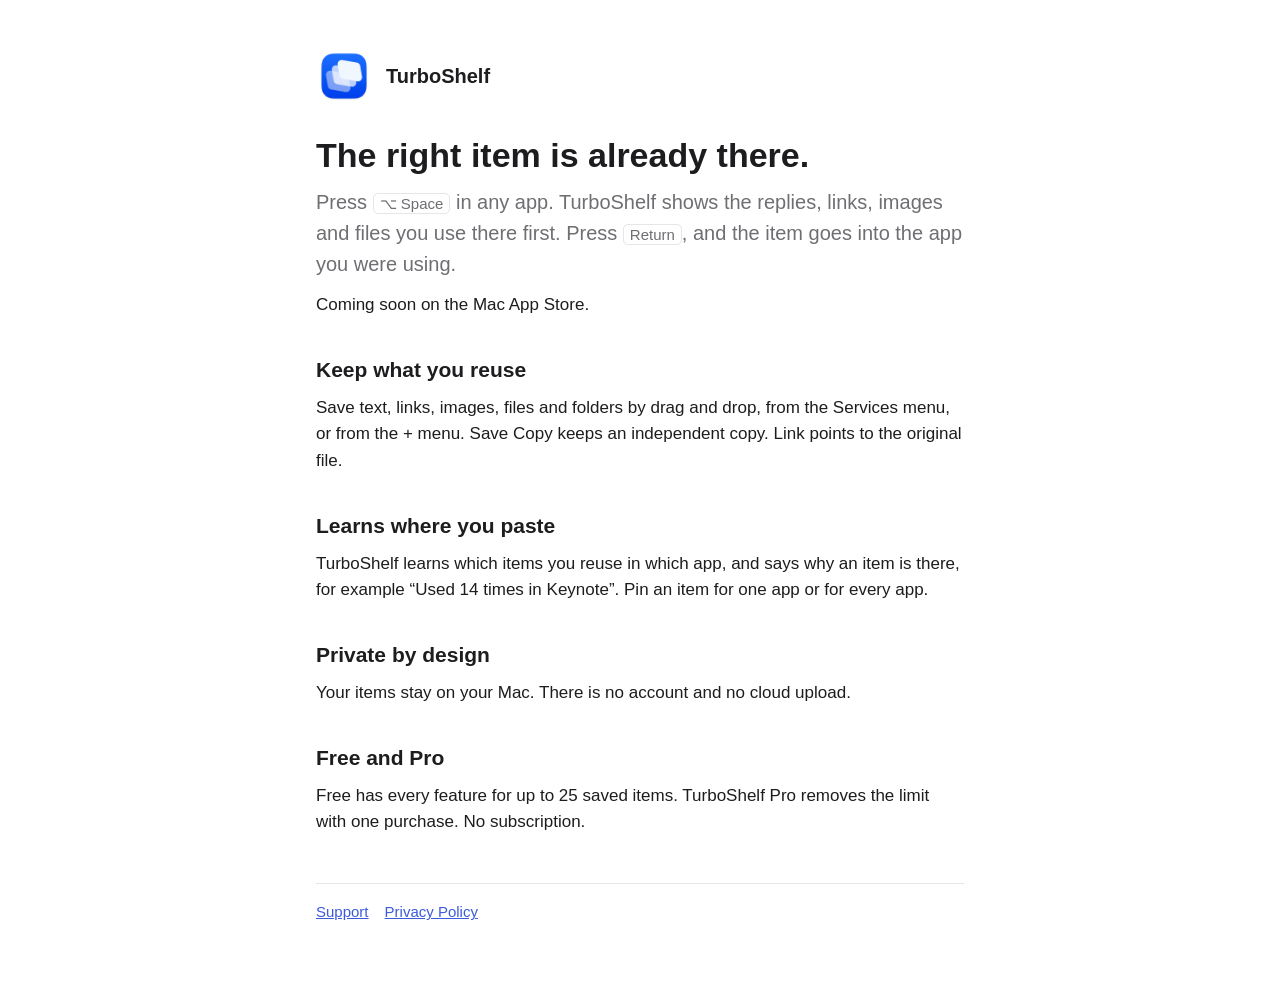
<file: index.html>
<!doctype html>
<html lang="en">
<head>
<meta charset="utf-8">
<meta name="viewport" content="width=device-width, initial-scale=1">
<title>TurboShelf</title>
<meta name="description" content="TurboShelf for Mac: press Option-Space in any app, and the item you reuse there is already on top.">
<link rel="stylesheet" href="style.css">
<link rel="icon" href="icon.png">
</head>
<body>
<main>
<header><img src="icon.png" alt=""><a href="index.html">TurboShelf</a></header>
<h1>The right item is already there.</h1>
<p class="lead">Press <kbd>⌥ Space</kbd> in any app. TurboShelf shows the replies, links, images and files you use there first. Press <kbd>Return</kbd>, and the item goes into the app you were using.</p>
<p>Coming soon on the Mac App Store.</p>
<h2>Keep what you reuse</h2>
<p>Save text, links, images, files and folders by drag and drop, from the Services menu, or from the + menu. Save Copy keeps an independent copy. Link points to the original file.</p>
<h2>Learns where you paste</h2>
<p>TurboShelf learns which items you reuse in which app, and says why an item is there, for example “Used 14 times in Keynote”. Pin an item for one app or for every app.</p>
<h2>Private by design</h2>
<p>Your items stay on your Mac. There is no account and no cloud upload.</p>
<h2>Free and Pro</h2>
<p>Free has every feature for up to 25 saved items. TurboShelf Pro removes the limit with one purchase. No subscription.</p>
<footer><a href="support.html">Support</a><a href="privacy.html">Privacy Policy</a></footer>
</main>
</body>
</html>
</file>
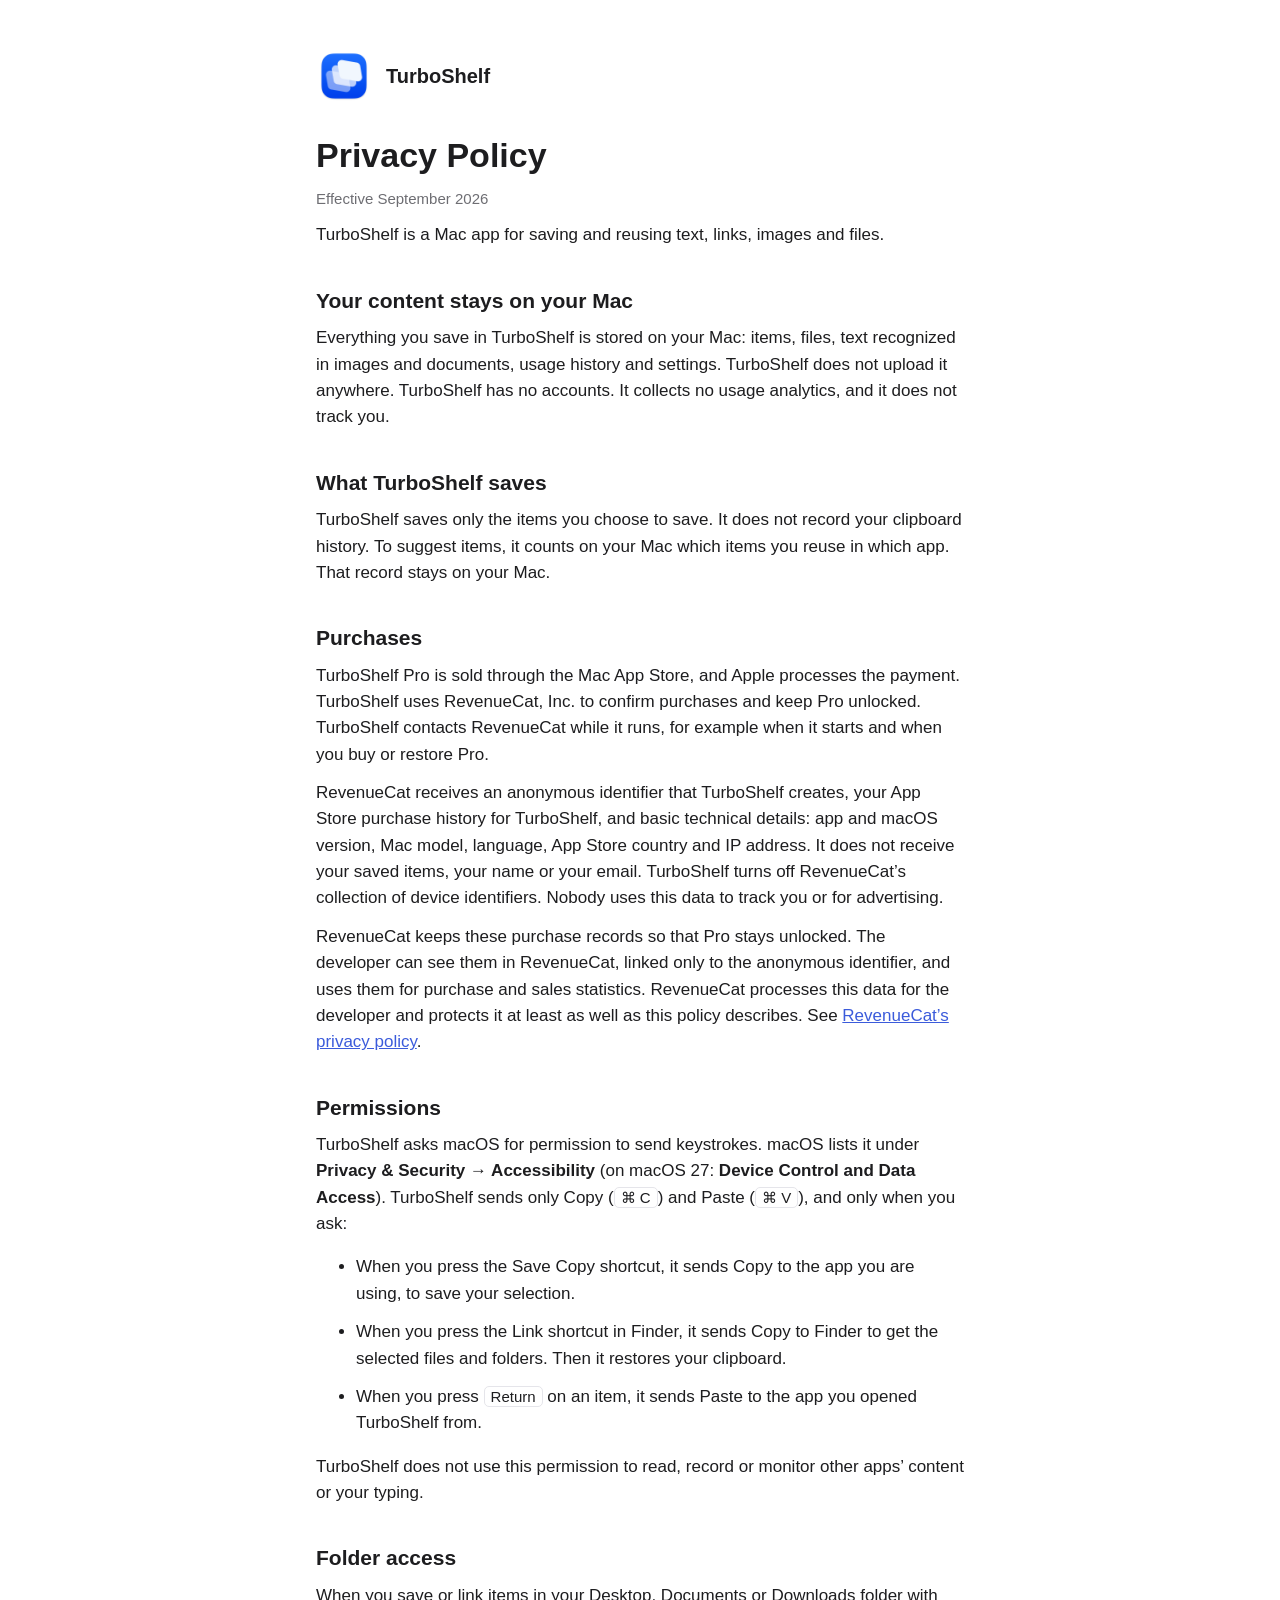
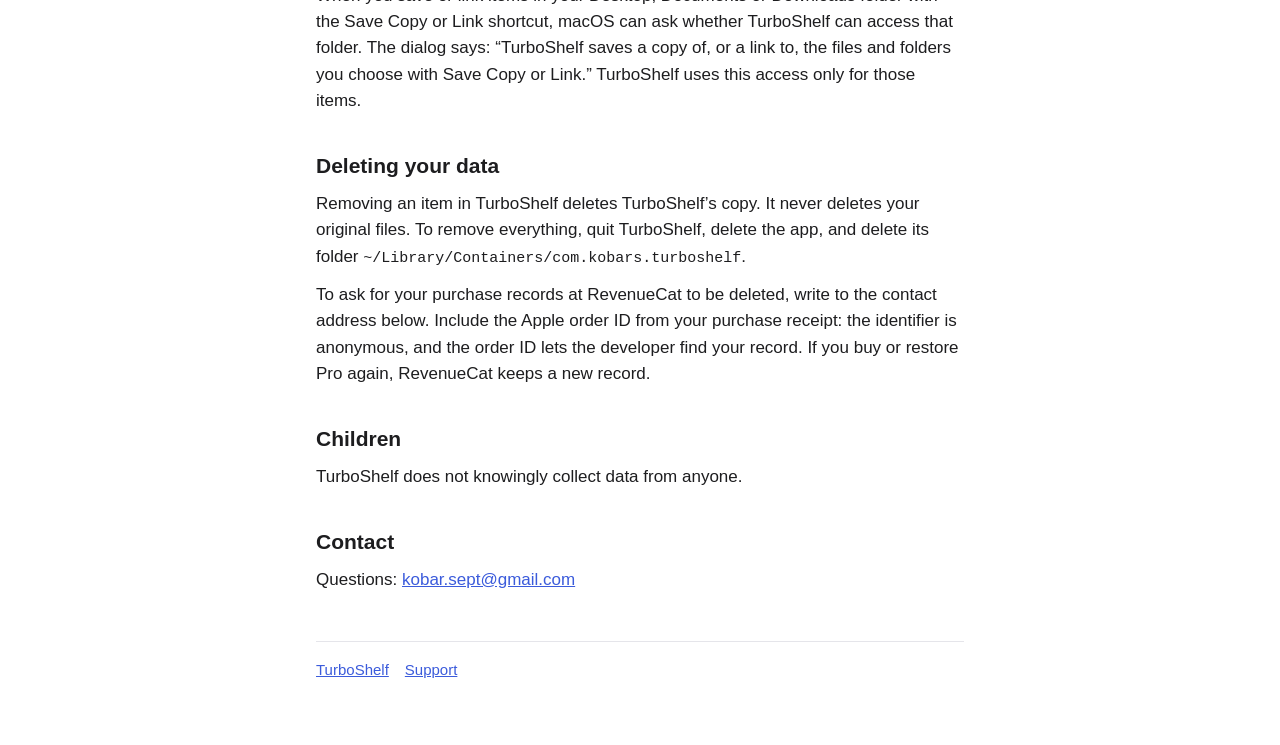
<file: privacy.html>
<!doctype html>
<html lang="en">
<head>
<meta charset="utf-8">
<meta name="viewport" content="width=device-width, initial-scale=1">
<title>TurboShelf Privacy Policy</title>
<link rel="stylesheet" href="style.css">
<link rel="icon" href="icon.png">
</head>
<body>
<main>
<header><img src="icon.png" alt=""><a href="index.html">TurboShelf</a></header>
<h1>Privacy Policy</h1>
<p class="muted">Effective September 2026</p>
<p>TurboShelf is a Mac app for saving and reusing text, links, images and files.</p>
<h2>Your content stays on your Mac</h2>
<p>Everything you save in TurboShelf is stored on your Mac: items, files, text recognized in images and documents, usage history and settings. TurboShelf does not upload it anywhere. TurboShelf has no accounts. It collects no usage analytics, and it does not track you.</p>
<h2>What TurboShelf saves</h2>
<p>TurboShelf saves only the items you choose to save. It does not record your clipboard history. To suggest items, it counts on your Mac which items you reuse in which app. That record stays on your Mac.</p>
<h2>Purchases</h2>
<p>TurboShelf Pro is sold through the Mac App Store, and Apple processes the payment. TurboShelf uses RevenueCat, Inc. to confirm purchases and keep Pro unlocked. TurboShelf contacts RevenueCat while it runs, for example when it starts and when you buy or restore Pro.</p>
<p>RevenueCat receives an anonymous identifier that TurboShelf creates, your App Store purchase history for TurboShelf, and basic technical details: app and macOS version, Mac model, language, App Store country and IP address. It does not receive your saved items, your name or your email. TurboShelf turns off RevenueCat’s collection of device identifiers. Nobody uses this data to track you or for advertising.</p>
<p>RevenueCat keeps these purchase records so that Pro stays unlocked. The developer can see them in RevenueCat, linked only to the anonymous identifier, and uses them for purchase and sales statistics. RevenueCat processes this data for the developer and protects it at least as well as this policy describes. See <a href="https://www.revenuecat.com/privacy">RevenueCat’s privacy policy</a>.</p>
<h2>Permissions</h2>
<p>TurboShelf asks macOS for permission to send keystrokes. macOS lists it under <strong>Privacy &amp; Security → Accessibility</strong> (on macOS 27: <strong>Device Control and Data Access</strong>). TurboShelf sends only Copy (<kbd>⌘ C</kbd>) and Paste (<kbd>⌘ V</kbd>), and only when you ask:</p>
<ul>
<li>When you press the Save Copy shortcut, it sends Copy to the app you are using, to save your selection.</li>
<li>When you press the Link shortcut in Finder, it sends Copy to Finder to get the selected files and folders. Then it restores your clipboard.</li>
<li>When you press <kbd>Return</kbd> on an item, it sends Paste to the app you opened TurboShelf from.</li>
</ul>
<p>TurboShelf does not use this permission to read, record or monitor other apps’ content or your typing.</p>
<h2>Folder access</h2>
<p>When you save or link items in your Desktop, Documents or Downloads folder with the Save Copy or Link shortcut, macOS can ask whether TurboShelf can access that folder. The dialog says: “TurboShelf saves a copy of, or a link to, the files and folders you choose with Save Copy or Link.” TurboShelf uses this access only for those items.</p>
<h2>Deleting your data</h2>
<p>Removing an item in TurboShelf deletes TurboShelf’s copy. It never deletes your original files. To remove everything, quit TurboShelf, delete the app, and delete its folder <code>~/Library/Containers/com.kobars.turboshelf</code>.</p>
<p>To ask for your purchase records at RevenueCat to be deleted, write to the contact address below. Include the Apple order ID from your purchase receipt: the identifier is anonymous, and the order ID lets the developer find your record. If you buy or restore Pro again, RevenueCat keeps a new record.</p>
<h2>Children</h2>
<p>TurboShelf does not knowingly collect data from anyone.</p>
<h2>Contact</h2>
<p>Questions: <a href="mailto:kobar.sept@gmail.com">kobar.sept@gmail.com</a></p>
<footer><a href="index.html">TurboShelf</a><a href="support.html">Support</a></footer>
</main>
</body>
</html>
</file>
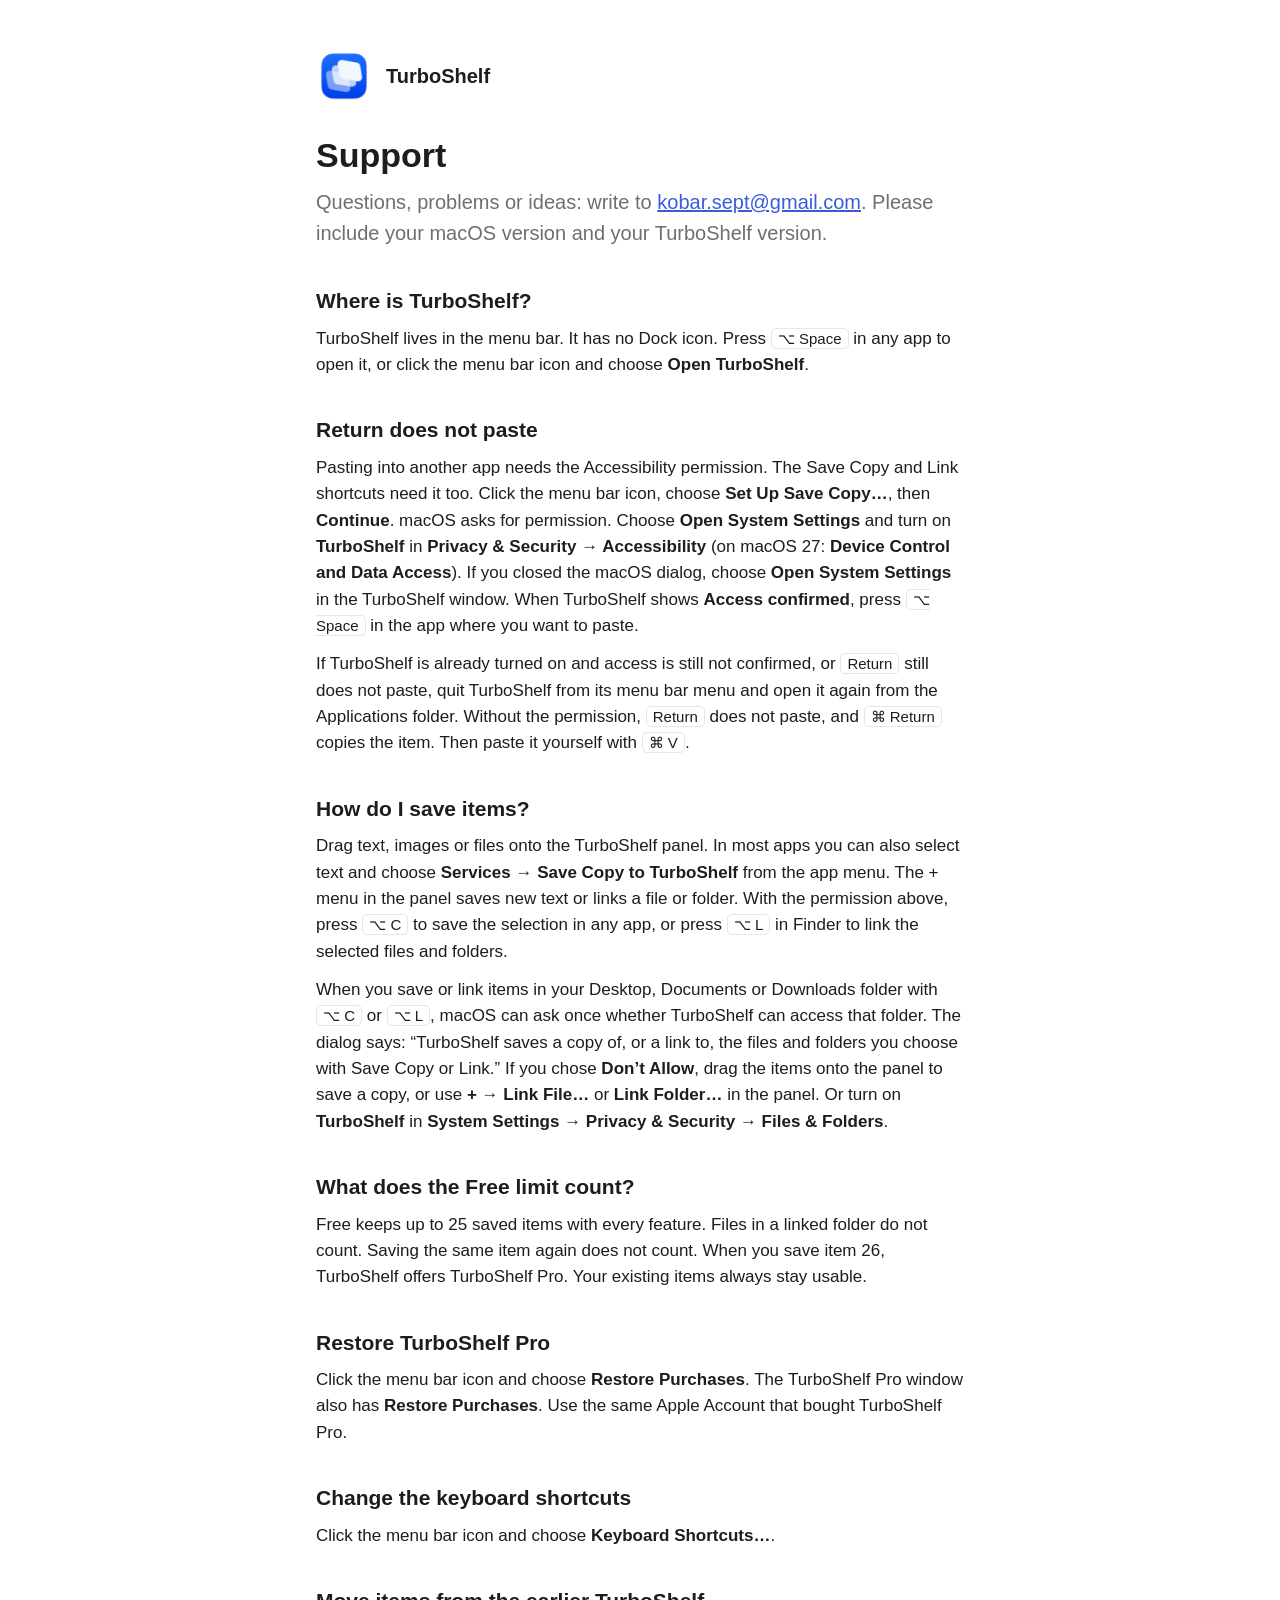
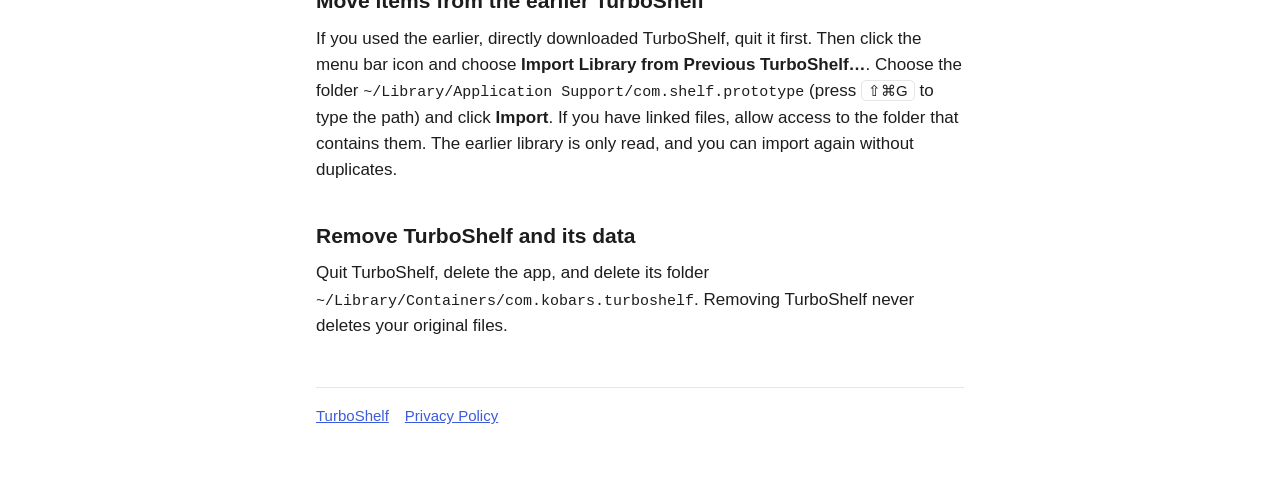
<file: support.html>
<!doctype html>
<html lang="en">
<head>
<meta charset="utf-8">
<meta name="viewport" content="width=device-width, initial-scale=1">
<title>TurboShelf Support</title>
<link rel="stylesheet" href="style.css">
<link rel="icon" href="icon.png">
</head>
<body>
<main>
<header><img src="icon.png" alt=""><a href="index.html">TurboShelf</a></header>
<h1>Support</h1>
<p class="lead">Questions, problems or ideas: write to <a href="mailto:kobar.sept@gmail.com">kobar.sept@gmail.com</a>. Please include your macOS version and your TurboShelf version.</p>

<h2>Where is TurboShelf?</h2>
<p>TurboShelf lives in the menu bar. It has no Dock icon. Press <kbd>⌥ Space</kbd> in any app to open it, or click the menu bar icon and choose <strong>Open TurboShelf</strong>.</p>

<h2>Return does not paste</h2>
<p>Pasting into another app needs the Accessibility permission. The Save Copy and Link shortcuts need it too. Click the menu bar icon, choose <strong>Set Up Save Copy…</strong>, then <strong>Continue</strong>. macOS asks for permission. Choose <strong>Open System Settings</strong> and turn on <strong>TurboShelf</strong> in <strong>Privacy &amp; Security → Accessibility</strong> (on macOS 27: <strong>Device Control and Data Access</strong>). If you closed the macOS dialog, choose <strong>Open System Settings</strong> in the TurboShelf window. When TurboShelf shows <strong>Access confirmed</strong>, press <kbd>⌥ Space</kbd> in the app where you want to paste.</p>
<p>If TurboShelf is already turned on and access is still not confirmed, or <kbd>Return</kbd> still does not paste, quit TurboShelf from its menu bar menu and open it again from the Applications folder. Without the permission, <kbd>Return</kbd> does not paste, and <kbd>⌘ Return</kbd> copies the item. Then paste it yourself with <kbd>⌘ V</kbd>.</p>

<h2>How do I save items?</h2>
<p>Drag text, images or files onto the TurboShelf panel. In most apps you can also select text and choose <strong>Services → Save Copy to TurboShelf</strong> from the app menu. The + menu in the panel saves new text or links a file or folder. With the permission above, press <kbd>⌥ C</kbd> to save the selection in any app, or press <kbd>⌥ L</kbd> in Finder to link the selected files and folders.</p>
<p>When you save or link items in your Desktop, Documents or Downloads folder with <kbd>⌥ C</kbd> or <kbd>⌥ L</kbd>, macOS can ask once whether TurboShelf can access that folder. The dialog says: “TurboShelf saves a copy of, or a link to, the files and folders you choose with Save Copy or Link.” If you chose <strong>Don’t Allow</strong>, drag the items onto the panel to save a copy, or use <strong>+ → Link File…</strong> or <strong>Link Folder…</strong> in the panel. Or turn on <strong>TurboShelf</strong> in <strong>System Settings → Privacy &amp; Security → Files &amp; Folders</strong>.</p>

<h2>What does the Free limit count?</h2>
<p>Free keeps up to 25 saved items with every feature. Files in a linked folder do not count. Saving the same item again does not count. When you save item 26, TurboShelf offers TurboShelf Pro. Your existing items always stay usable.</p>

<h2>Restore TurboShelf Pro</h2>
<p>Click the menu bar icon and choose <strong>Restore Purchases</strong>. The TurboShelf Pro window also has <strong>Restore Purchases</strong>. Use the same Apple Account that bought TurboShelf Pro.</p>

<h2>Change the keyboard shortcuts</h2>
<p>Click the menu bar icon and choose <strong>Keyboard Shortcuts…</strong>.</p>

<h2>Move items from the earlier TurboShelf</h2>
<p>If you used the earlier, directly downloaded TurboShelf, quit it first. Then click the menu bar icon and choose <strong>Import Library from Previous TurboShelf…</strong>. Choose the folder <code>~/Library/Application Support/com.shelf.prototype</code> (press <kbd>⇧⌘G</kbd> to type the path) and click <strong>Import</strong>. If you have linked files, allow access to the folder that contains them. The earlier library is only read, and you can import again without duplicates.</p>

<h2>Remove TurboShelf and its data</h2>
<p>Quit TurboShelf, delete the app, and delete its folder <code>~/Library/Containers/com.kobars.turboshelf</code>. Removing TurboShelf never deletes your original files.</p>

<footer><a href="index.html">TurboShelf</a><a href="privacy.html">Privacy Policy</a></footer>
</main>
</body>
</html>
</file>
<file: style.css>
:root {
  --bg: #ffffff;
  --text: #1d1d1f;
  --muted: #6e6e73;
  --line: #e5e5ea;
  --accent: #3b5bdb;
  color-scheme: light dark;
}
@media (prefers-color-scheme: dark) {
  :root { --bg: #1c1c1e; --text: #f5f5f7; --muted: #a1a1a6; --line: #38383a; --accent: #8ea2f7; }
}
* { box-sizing: border-box; }
body {
  margin: 0;
  background: var(--bg);
  color: var(--text);
  font: 17px/1.55 -apple-system, BlinkMacSystemFont, "SF Pro Text", "Helvetica Neue", Arial, sans-serif;
}
main { max-width: 680px; margin: 0 auto; padding: 48px 16px 64px; }
header { display: flex; align-items: center; gap: 14px; margin-bottom: 32px; }
header img { width: 56px; height: 56px; }
header a { color: inherit; text-decoration: none; font-weight: 600; font-size: 20px; }
h1 { font-size: 34px; line-height: 1.15; margin: 0 0 12px; }
h2 { font-size: 21px; margin: 36px 0 8px; }
p, li { margin: 0 0 12px; }
.lead { font-size: 20px; color: var(--muted); }
.muted { color: var(--muted); font-size: 15px; }
a { color: var(--accent); }
kbd { font: 15px -apple-system, BlinkMacSystemFont, sans-serif; border: 1px solid var(--line); border-radius: 5px; padding: 1px 6px; }
code { font: 15px ui-monospace, SFMono-Regular, Menlo, monospace; overflow-wrap: anywhere; }
footer { margin-top: 48px; padding-top: 16px; border-top: 1px solid var(--line); color: var(--muted); font-size: 15px; }
footer a { margin-right: 16px; }
</file>
